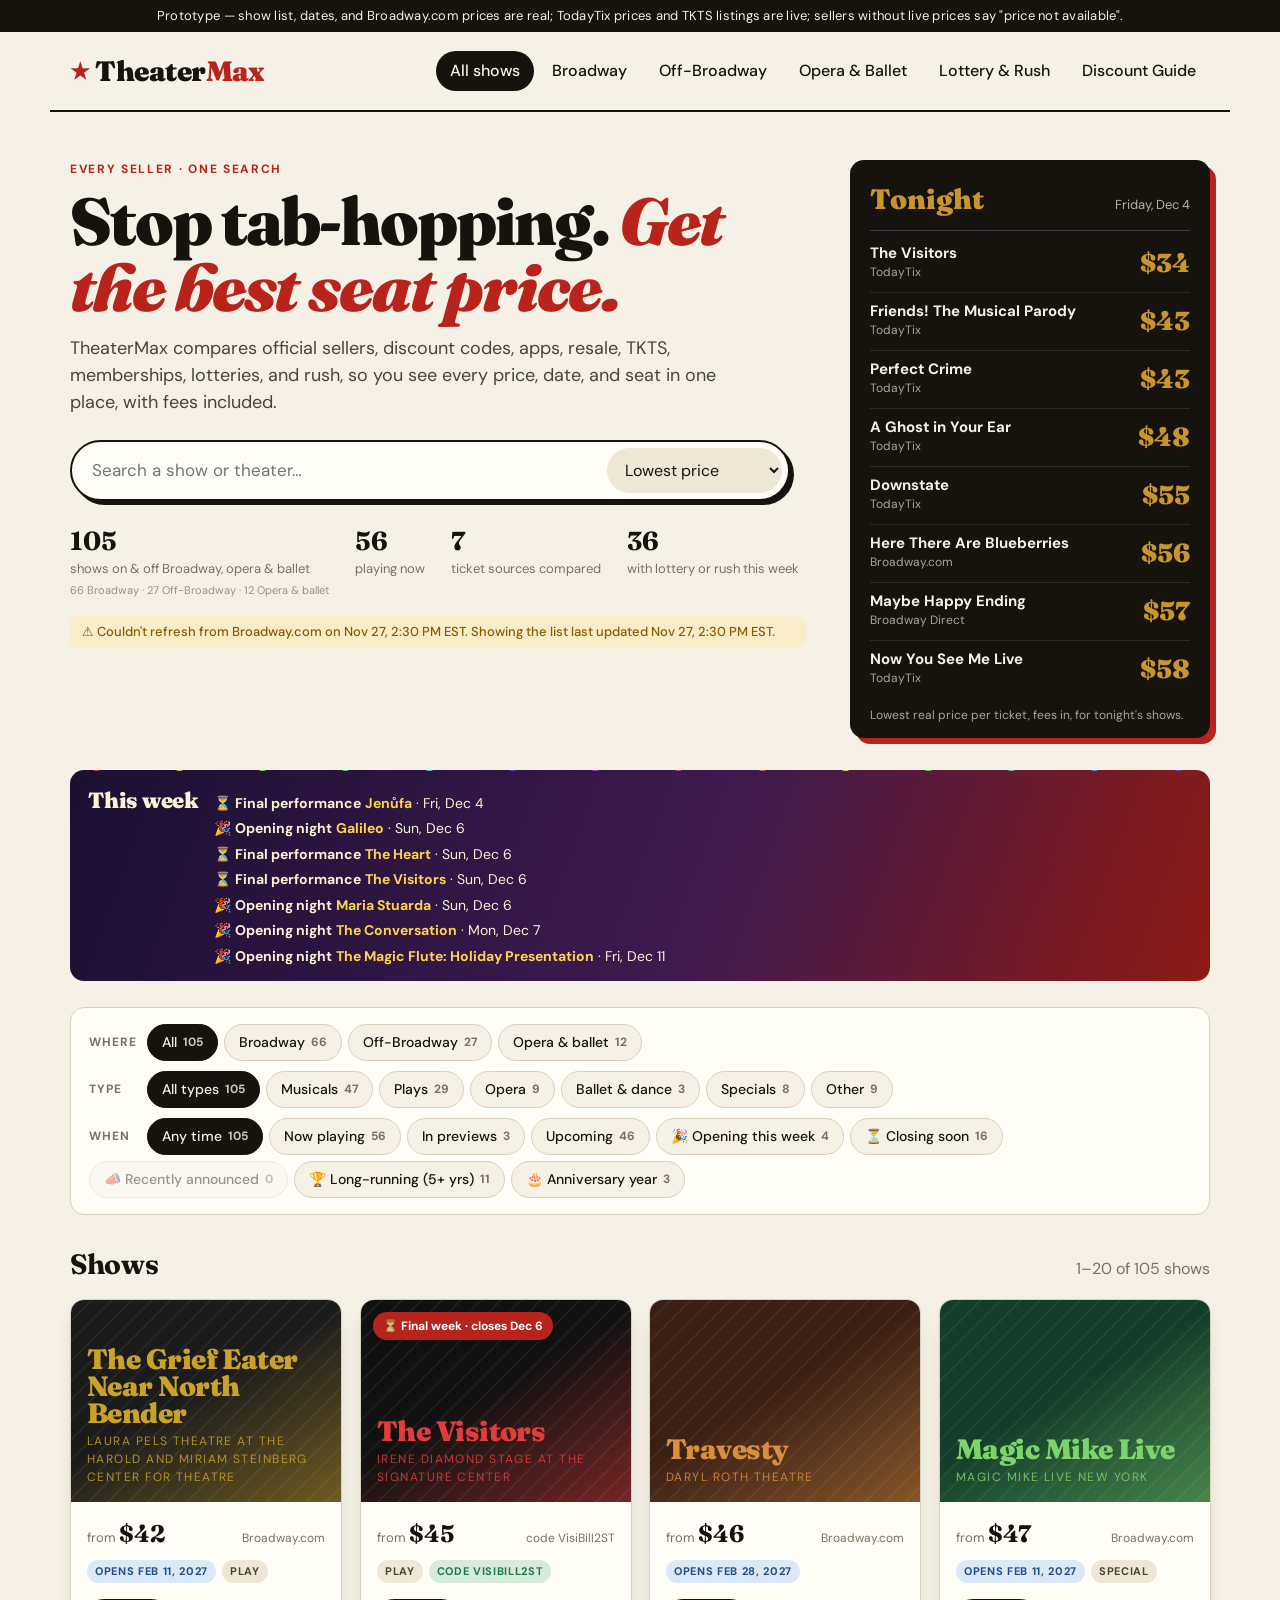
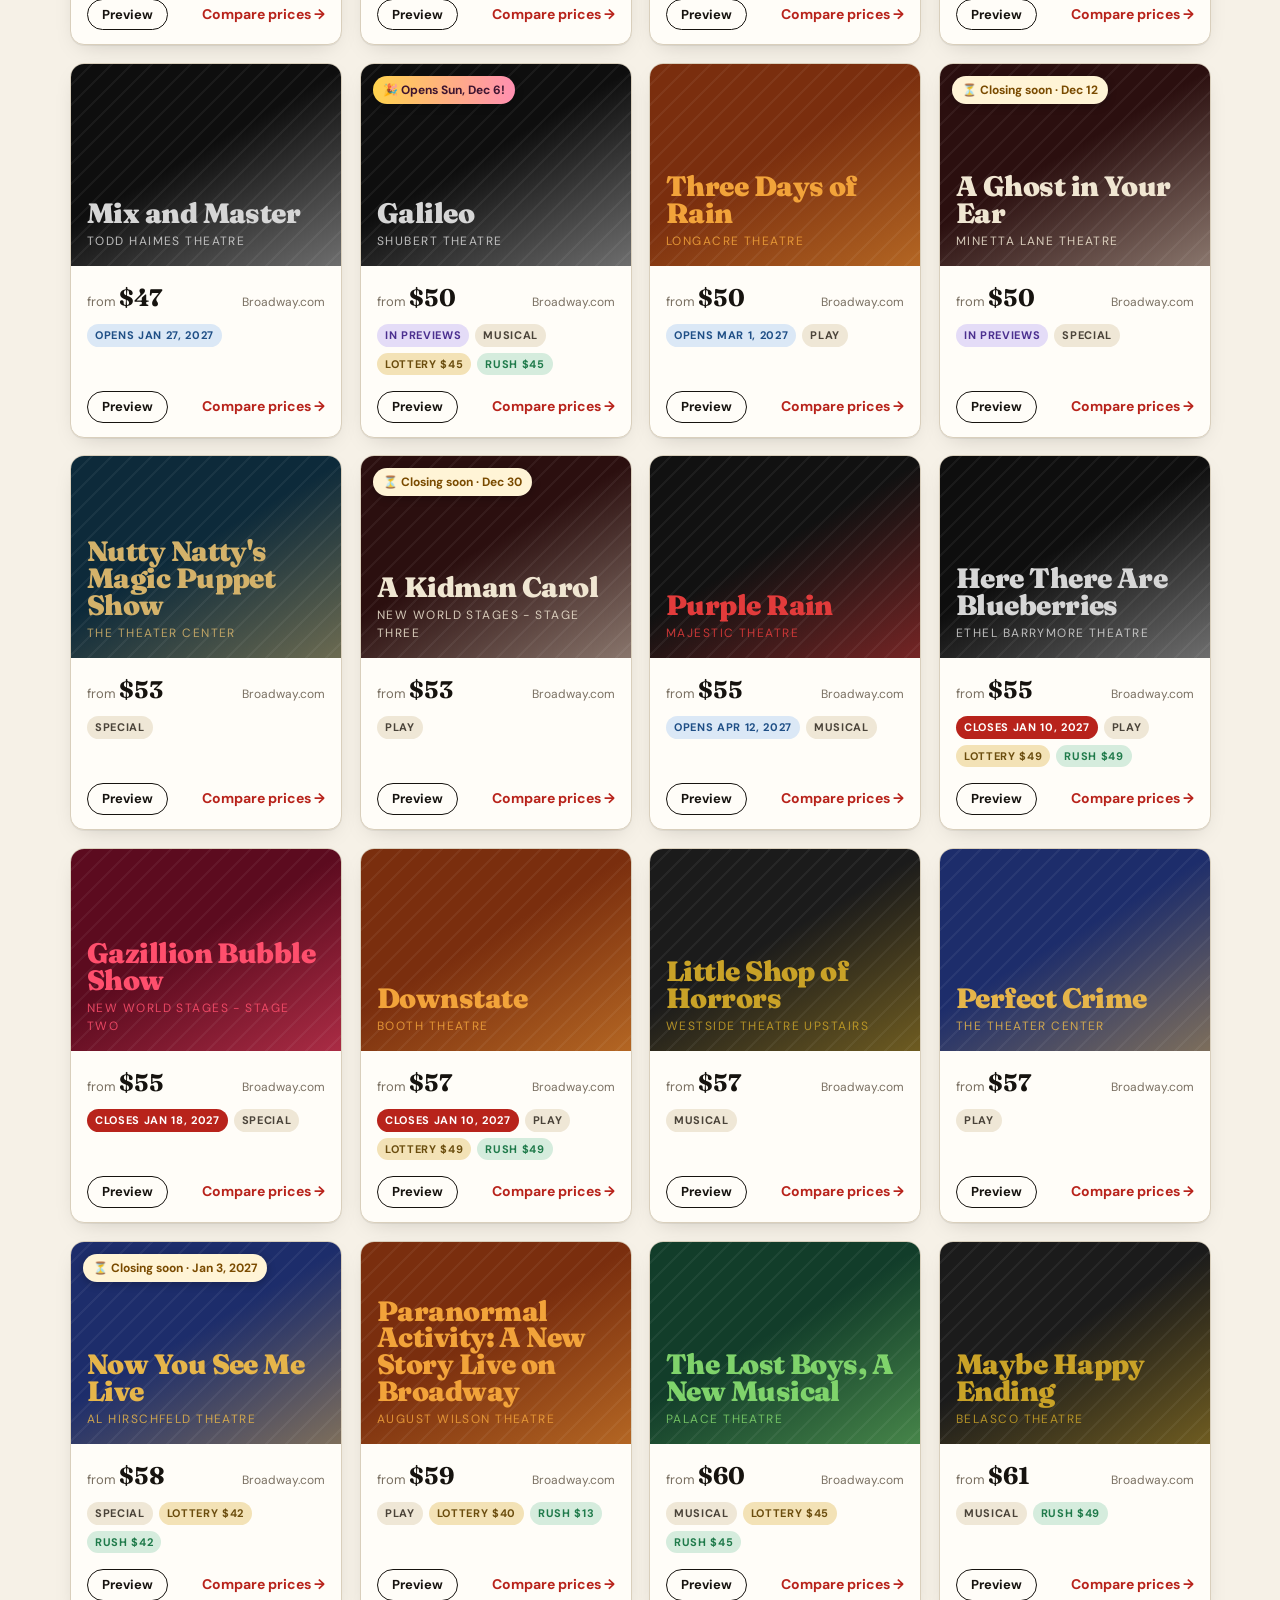
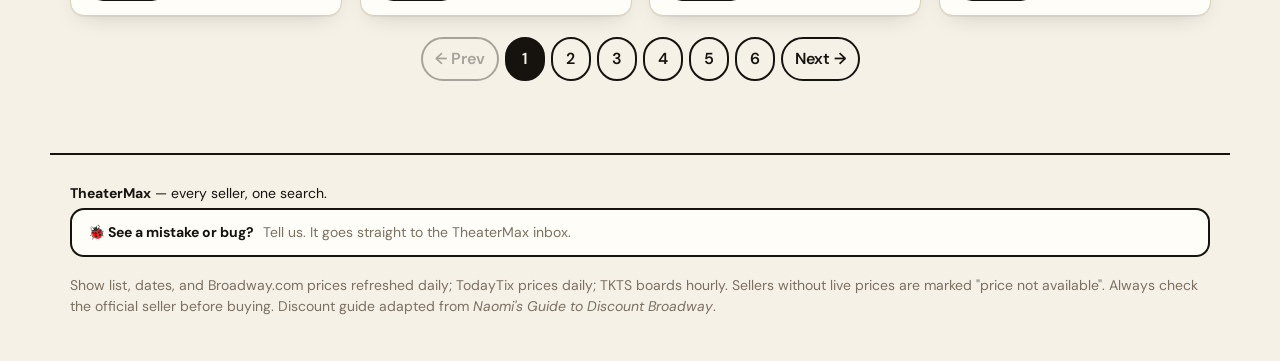
<file: index.html>
<!DOCTYPE html>
<html lang="en">
<head>
  <!-- Bump ?v= on the CSS/JS links when you change them, so browsers never mix old and new files. -->
  <meta charset="UTF-8" />
  <meta name="viewport" content="width=device-width, initial-scale=1" />
  <title>TheaterMax — Compare theater ticket prices</title>
  <meta name="description" content="TheaterMax compares theater ticket prices, dates, and seats across every seller, lottery, and rush in one place." />
  <link rel="preconnect" href="https://fonts.googleapis.com" />
  <link rel="preconnect" href="https://fonts.gstatic.com" crossorigin />
  <link href="https://fonts.googleapis.com/css2?family=Fraunces:opsz,wght@9..144,500;9..144,700;9..144,900&family=DM+Sans:wght@400;500;700&display=swap" rel="stylesheet" />
  <link rel="stylesheet" href="styles.css?v=20261121-1840" />
</head>
<body>
  <div class="demo-banner" role="note">
    Prototype — show list, dates, and Broadway.com prices are real; TodayTix prices and TKTS listings are live; sellers without live prices say "price not available".
  </div>

  <header class="site-header">
    <a class="logo" href="#home" aria-label="TheaterMax home">
      <span class="logo-mark" aria-hidden="true">★</span>Theater<span>Max</span>
    </a>
    <nav class="nav" aria-label="Main">
      <a href="#home" data-nav="home">All shows</a>
      <a href="#broadway" data-nav="broadway">Broadway</a>
      <a href="#off-broadway" data-nav="off">Off-Broadway</a>
      <a href="#opera-ballet" data-nav="arts">Opera &amp; Ballet</a>
      <a href="#lottery" data-nav="lottery">Lottery &amp; Rush</a>
      <a href="#guide" data-nav="guide">Discount Guide</a>
    </nav>
  </header>

  <main id="app" tabindex="-1"></main>
  <div id="modal-root" hidden></div>

  <footer class="site-footer">
    <p><strong>TheaterMax</strong> — every seller, one search.</p>
    <details class="report" id="report">
      <summary>🐞 See a mistake or bug? <span>Tell us. It goes straight to the TheaterMax inbox.</span></summary>
      <form id="report-form" novalidate>
        <div class="report-row">
          <label>What kind?
            <select name="kind"><option>Wrong info (price, date, code…)</option><option>Bug (something broken)</option><option>Missing show or deal</option><option>Suggestion</option></select>
          </label>
          <label>Your email <span class="muted">(optional, if you'd like a reply)</span>
            <input type="email" name="email" autocomplete="email" placeholder="you@example.com">
          </label>
        </div>
        <label>What did you notice?
          <textarea name="message" rows="4" required maxlength="3000" placeholder="e.g. The Fantasticks shows Monday as dark, but opening night is Monday."></textarea>
        </label>
        <input type="text" name="_honey" class="hp" tabindex="-1" autocomplete="off" aria-hidden="true">
        <div class="report-actions"><button class="btn" type="submit">Send report</button><span class="report-status" role="status" aria-live="polite"></span></div>
        <p class="muted report-fine">We'll also send the page you're on so we can find the problem. Nothing else is collected.</p>
      </form>
    </details>
    <p class="muted">Show list, dates, and Broadway.com prices refreshed daily; TodayTix prices daily; TKTS boards hourly. Sellers without live prices are marked "price not available". Always check the official seller before buying. Discount guide adapted from <em>Naomi's Guide to Discount Broadway</em>.</p>
  </footer>

  <script src="data/config.js?v=20261121-1840"></script>
  <script src="data/sources.js?v=20261121-1840"></script>
  <script src="data/live-shows.js?v=20261121-1840"></script>
  <script src="data/shows.js?v=20261121-1840"></script>
  <script src="data/schedules.js?v=20261121-1840"></script>
  <script src="data/tkts.js?v=20261121-1840"></script>
  <script src="data/todaytix.js?v=20261121-1840"></script>
  <script src="data/broadwaydirect.js?v=20261121-1840"></script>
  <script src="data/castnews.js?v=20261121-1840"></script>
  <script src="data/tdf.js?v=20261121-1840"></script>
  <script src="data/showscore.js?v=20261121-1840"></script>
  <script src="data/previews.js?v=20261121-1840"></script>
  <script src="data/live-prices.js?v=20261121-1840"></script>
  <script src="data/seatviews.js?v=20261121-1840"></script>
  <script src="data/codes.js?v=20261121-1840"></script>
  <script src="data/rush.js?v=20261121-1840"></script>
  <script src="data/announced.js?v=20261121-1840"></script>
  <script src="data/extra-shows.js?v=20261121-1840"></script>
  <script src="data/programs.js?v=20261121-1840"></script>
  <script src="data/schedule.js?v=20261121-1840"></script>
  <script src="app.js?v=20261121-1840"></script>
</body>
</html>
</file>
<file: styles.css>
:root {
  --paper: #f6f1e7;
  --paper-2: #efe7d6;
  --ink: #16130f;
  --ink-2: #4a4339;
  --muted: #7a7062;
  --line: #d9cfbc;
  --red: #b8231b;
  --red-dark: #8f1a14;
  --gold: #c9962b;
  --green: #1f7a4a;
  --card: #fffdf8;
  --radius: 14px;
  --shadow: 0 1px 0 rgba(22, 19, 15, .06), 0 8px 24px -12px rgba(22, 19, 15, .25);
  --display: "Fraunces", Georgia, serif;
  --body: "DM Sans", system-ui, -apple-system, sans-serif;
}

* { box-sizing: border-box; }
html { scroll-behavior: smooth; }
body {
  margin: 0;
  background: var(--paper);
  color: var(--ink);
  font: 16px/1.5 var(--body);
  -webkit-font-smoothing: antialiased;
}
a { color: inherit; }
button, input, select { font: inherit; color: inherit; }
main { max-width: 1180px; margin: 0 auto; padding: 0 20px 64px; outline: none; }
.muted { color: var(--muted); }

/* ---------- chrome ---------- */
.demo-banner {
  background: var(--ink); color: var(--paper);
  text-align: center; font-size: 13px; padding: 6px 12px; letter-spacing: .02em;
}
.site-header {
  max-width: 1180px; margin: 0 auto; padding: 18px 20px;
  display: flex; align-items: center; justify-content: space-between; gap: 16px; flex-wrap: wrap;
  border-bottom: 2px solid var(--ink);
}
.logo {
  font-family: var(--display); font-weight: 900; font-size: 28px; text-decoration: none; letter-spacing: -.02em;
}
.logo span { color: var(--red); }
.logo-mark { color: var(--gold); margin-right: 6px; font-size: 22px; vertical-align: 2px; }
.nav { display: flex; gap: 4px; flex-wrap: wrap; }
.nav a {
  text-decoration: none; font-weight: 500; padding: 8px 14px; border-radius: 999px;
}
.nav a:hover { background: var(--paper-2); }
.nav a.active { background: var(--ink); color: var(--paper); }
.site-footer {
  border-top: 2px solid var(--ink); max-width: 1180px; margin: 0 auto; padding: 24px 20px 40px; font-size: 14px;
}
.site-footer p { margin: 4px 0; }

/* ---------- hero ---------- */
.hero { padding: 48px 0 28px; }
.eyebrow { text-transform: uppercase; letter-spacing: .14em; font-size: 12px; font-weight: 700; color: var(--red); margin: 0 0 10px; }
.hero h1 {
  font-family: var(--display); font-weight: 900; font-size: clamp(36px, 6vw, 68px); line-height: 1; margin: 0 0 14px; letter-spacing: -.03em; max-width: 14ch;
}
.hero h1 em { font-style: italic; color: var(--red); }
.hero p.lede { font-size: 18px; color: var(--ink-2); max-width: 56ch; margin: 0 0 24px; }
.search-bar {
  display: flex; gap: 10px; flex-wrap: wrap; background: var(--card); border: 2px solid var(--ink);
  border-radius: 999px; padding: 6px 6px 6px 20px; max-width: 720px; box-shadow: 4px 4px 0 var(--ink);
}
.search-bar input { flex: 1 1 220px; border: 0; background: transparent; padding: 10px 0; outline: none; font-size: 17px; }
.search-bar select { border: 0; background: var(--paper-2); border-radius: 999px; padding: 10px 14px; cursor: pointer; }
.stats { display: flex; gap: 28px; margin-top: 26px; flex-wrap: wrap; }
.stat strong { font-family: var(--display); font-size: 28px; display: block; line-height: 1.1; }
.stat span { font-size: 13px; color: var(--muted); }

/* ---------- show grid ---------- */
.section-head { display: flex; align-items: baseline; justify-content: space-between; gap: 12px; margin: 28px 0 14px; flex-wrap: wrap; }
.section-head h2 { font-family: var(--display); font-size: 28px; margin: 0; letter-spacing: -.01em; }
.grid { display: grid; grid-template-columns: repeat(auto-fill, minmax(230px, 1fr)); gap: 18px; }
.show-card {
  background: var(--card); border-radius: var(--radius); overflow: hidden; box-shadow: var(--shadow);
  display: flex; flex-direction: column; border: 1px solid var(--line);
  transition: transform .15s ease, box-shadow .15s ease;
}
.show-card:hover { transform: translateY(-3px); box-shadow: 0 14px 30px -14px rgba(22,19,15,.45); }
.poster {
  aspect-ratio: 4 / 3; padding: 16px; display: flex; flex-direction: column; justify-content: flex-end;
  position: relative; overflow: hidden;
}
.poster::before {
  content: ""; position: absolute; inset: 0;
  background: repeating-linear-gradient(135deg, rgba(255,255,255,.05) 0 2px, transparent 2px 14px);
}
.poster .p-title { font-family: var(--display); font-weight: 900; font-size: 28px; line-height: .95; position: relative; letter-spacing: -.02em; }
.poster .p-theater { font-size: 12px; text-transform: uppercase; letter-spacing: .12em; opacity: .85; position: relative; margin-top: 6px; }
.show-card .body { padding: 14px 16px 16px; display: flex; flex-direction: column; gap: 8px; flex: 1; }
.price-line { display: flex; align-items: baseline; justify-content: space-between; gap: 8px; }
.from { font-size: 13px; color: var(--muted); }
.from strong { font-family: var(--display); font-size: 24px; color: var(--ink); }
.badges { display: flex; gap: 6px; flex-wrap: wrap; }
.badge {
  font-size: 11px; font-weight: 700; text-transform: uppercase; letter-spacing: .06em;
  padding: 3px 8px; border-radius: 999px; background: var(--paper-2); color: var(--ink-2);
}
.badge.red { background: var(--red); color: #fff; }
.badge.gold { background: #f3e2b6; color: #6b4d0e; }
.badge.green { background: #d5ecdd; color: var(--green); }
.empty { padding: 40px; text-align: center; color: var(--muted); border: 2px dashed var(--line); border-radius: var(--radius); }

/* ---------- detail ---------- */
.back { display: inline-block; margin: 22px 0 6px; text-decoration: none; font-weight: 500; color: var(--ink-2); }
.back:hover { color: var(--red); }
.detail-hero {
  border-radius: var(--radius); padding: 28px; display: grid; grid-template-columns: 1fr auto; gap: 20px; align-items: end;
  position: relative; overflow: hidden; margin-bottom: 22px;
}
.detail-hero h1 { font-family: var(--display); font-weight: 900; font-size: clamp(34px, 5vw, 56px); margin: 0; line-height: 1; letter-spacing: -.03em; position: relative; }
.detail-hero .meta { position: relative; opacity: .9; margin-top: 8px; }
.detail-hero .cheapest { position: relative; text-align: right; }
.detail-hero .cheapest strong { font-family: var(--display); font-size: 40px; display: block; line-height: 1; }

.panel { background: var(--card); border: 1px solid var(--line); border-radius: var(--radius); padding: 18px; box-shadow: var(--shadow); }
.panel h3 { margin: 0 0 12px; font-size: 13px; text-transform: uppercase; letter-spacing: .1em; color: var(--muted); }
.date-strip { display: flex; gap: 8px; overflow-x: auto; padding-bottom: 6px; scrollbar-width: thin; }
.date-chip {
  flex: 0 0 auto; min-width: 74px; border: 1.5px solid var(--line); background: var(--paper); border-radius: 12px;
  padding: 8px 10px; text-align: center; cursor: pointer; line-height: 1.2;
}
.date-chip:hover { border-color: var(--ink); }
.date-chip .dow { font-size: 11px; text-transform: uppercase; letter-spacing: .1em; color: var(--muted); }
.date-chip .day { font-family: var(--display); font-size: 22px; font-weight: 700; }
.date-chip .lo { font-size: 12px; font-weight: 700; color: var(--green); }
.date-chip.cheapest-day .lo::after { content: " ★"; color: var(--gold); }
.date-chip.alert-hit { box-shadow: inset 0 0 0 2px var(--gold); }
.date-chip.active { background: var(--ink); color: var(--paper); border-color: var(--ink); }
.date-chip.active .dow, .date-chip.active .lo { color: var(--paper); }
.date-chip.dark { opacity: .45; cursor: not-allowed; }
.time-row { display: flex; gap: 8px; margin-top: 12px; flex-wrap: wrap; }
.pill {
  border: 1.5px solid var(--line); background: var(--paper); padding: 7px 14px; border-radius: 999px; cursor: pointer; font-weight: 500; font-size: 14px;
}
.pill:hover { border-color: var(--ink); }
.pill.active { background: var(--ink); color: var(--paper); border-color: var(--ink); }

.layout { display: grid; grid-template-columns: 340px 1fr; gap: 20px; margin-top: 20px; align-items: start; }
.sidebar { display: flex; flex-direction: column; gap: 16px; position: sticky; top: 16px; }
.filter-group { display: flex; flex-direction: column; gap: 8px; margin-bottom: 14px; }
.filter-group:last-child { margin-bottom: 0; }
.filter-group label.lbl { font-size: 13px; font-weight: 700; }
.chip-row { display: flex; gap: 6px; flex-wrap: wrap; }
.toggle { display: flex; align-items: center; gap: 10px; cursor: pointer; font-size: 14px; }
.toggle input { width: 18px; height: 18px; accent-color: var(--red); }
.qty { display: flex; align-items: center; gap: 0; border: 1.5px solid var(--line); border-radius: 999px; width: max-content; overflow: hidden; }
.qty button { border: 0; background: var(--paper-2); width: 36px; height: 34px; cursor: pointer; font-size: 18px; }
.qty span { min-width: 40px; text-align: center; font-weight: 700; }

.seatmap svg { width: 100%; height: auto; display: block; }
.seatmap .sec { cursor: pointer; transition: opacity .15s; }
.seatmap .sec:hover { opacity: .85; }
.seatmap .sec text { pointer-events: none; }
.legend { font-size: 12px; color: var(--muted); margin-top: 8px; }

.alert-box input {
  width: 100%; border: 1.5px solid var(--line); border-radius: 10px; padding: 9px 12px; background: var(--paper);
}
.alert-box .row { display: flex; gap: 8px; }
.alert-box .row input { flex: 1; }
.btn {
  border: 0; background: var(--red); color: #fff; font-weight: 700; padding: 9px 16px; border-radius: 10px; cursor: pointer; white-space: nowrap; text-decoration: none; display: inline-block;
}
.btn:hover { background: var(--red-dark); }
.btn.ghost { background: transparent; color: var(--ink); border: 1.5px solid var(--ink); }
.btn.ghost:hover { background: var(--ink); color: var(--paper); }
.alert-msg { font-size: 13px; margin-top: 8px; color: var(--ink-2); }

/* ---------- offers ---------- */
.offers-head { display: flex; justify-content: space-between; align-items: center; gap: 12px; margin-bottom: 12px; flex-wrap: wrap; }
.offers-head h2 { font-family: var(--display); margin: 0; font-size: 26px; }
.offers-head select { border: 1.5px solid var(--line); background: var(--card); border-radius: 10px; padding: 8px 12px; }
.offer {
  display: grid; grid-template-columns: 1.4fr 1fr auto; gap: 16px; align-items: center;
  background: var(--card); border: 1px solid var(--line); border-radius: var(--radius); padding: 16px 18px; margin-bottom: 10px;
  position: relative;
}
.offer.best { border: 2px solid var(--ink); box-shadow: 4px 4px 0 var(--ink); }
.offer .seller { font-weight: 700; font-size: 17px; display: flex; align-items: center; gap: 8px; flex-wrap: wrap; }
.offer .kind { font-size: 13px; color: var(--muted); }
.offer .seat { font-size: 14px; }
.offer .seat b { display: block; }
.offer .price { text-align: right; }
.offer .price .total { font-family: var(--display); font-size: 28px; font-weight: 700; line-height: 1; }
.offer .price .breakdown { font-size: 12px; color: var(--muted); }
.offer .price .save { font-size: 12px; font-weight: 700; color: var(--green); }
.offer .actions { margin-top: 8px; }
.offer .note { font-size: 12px; color: var(--red-dark); margin-top: 4px; }

/* ---------- tables ---------- */
.table-wrap { overflow-x: auto; background: var(--card); border: 1px solid var(--line); border-radius: var(--radius); box-shadow: var(--shadow); }
table { width: 100%; border-collapse: collapse; font-size: 15px; }
th, td { padding: 12px 16px; text-align: left; border-bottom: 1px solid var(--line); vertical-align: top; }
th { font-size: 12px; text-transform: uppercase; letter-spacing: .08em; color: var(--muted); background: var(--paper-2); }
tr:last-child td { border-bottom: 0; }
td.show-name a { font-weight: 700; text-decoration: none; }
td.show-name a:hover { color: var(--red); }
td .big { font-family: var(--display); font-size: 20px; font-weight: 700; }

/* ---------- guide ---------- */
.guide-grid { display: grid; grid-template-columns: repeat(auto-fill, minmax(320px, 1fr)); gap: 18px; }
.source-card { background: var(--card); border: 1px solid var(--line); border-radius: var(--radius); padding: 20px; box-shadow: var(--shadow); display: flex; flex-direction: column; gap: 10px; }
.source-card .num { font-family: var(--display); font-weight: 900; color: var(--red); font-size: 14px; }
.source-card h3 { font-family: var(--display); font-size: 24px; margin: 0; line-height: 1.1; }
.source-card .sub { font-size: 13px; color: var(--muted); margin-top: -6px; }
.source-card h4 { margin: 6px 0 2px; font-size: 12px; text-transform: uppercase; letter-spacing: .1em; color: var(--ink-2); }
.source-card ul { margin: 0; padding-left: 18px; font-size: 14px; }
.source-card li { margin: 3px 0; }
.source-card .links { display: flex; gap: 6px; flex-wrap: wrap; }
.source-card .links a { font-size: 13px; font-weight: 500; padding: 4px 10px; border: 1.5px solid var(--ink); border-radius: 999px; text-decoration: none; }
.source-card .links a:hover { background: var(--ink); color: var(--paper); }
.source-card .discount { display: inline-block; font-weight: 700; background: #f3e2b6; color: #6b4d0e; padding: 2px 10px; border-radius: 999px; font-size: 13px; width: max-content; }

/* ---------- responsive ---------- */
@media (max-width: 900px) {
  .layout { grid-template-columns: 1fr; }
  .sidebar { position: static; }
  .detail-hero { grid-template-columns: 1fr; }
  .detail-hero .cheapest { text-align: left; }
}
@media (max-width: 600px) {
  .offer { grid-template-columns: 1fr; }
  .offer .price { text-align: left; }
  .search-bar { border-radius: 18px; padding: 10px; }
  .search-bar select { flex: 1; }
}
.detail-hero::before {
  content: ""; position: absolute; inset: 0;
  background: repeating-linear-gradient(135deg, rgba(255,255,255,.05) 0 2px, transparent 2px 14px);
}
.two-col { display: grid; grid-template-columns: 1fr 1fr; gap: 20px; margin-top: 20px; }
.two-col ul { margin: 0; padding-left: 18px; }
@media (max-width: 700px) { .two-col { grid-template-columns: 1fr; } }
.updated { font-size: 13px; color: var(--green); margin: 18px 0 0; font-weight: 500; }
.updated.stale { color: #8a5a00; background: #f8ecc9; display: inline-block; padding: 6px 12px; border-radius: 8px; }
.show-card.soon .poster { filter: saturate(.4); }
.seatview { display: block; margin-top: 4px; font-size: 13px; font-weight: 500; color: var(--red); text-decoration: none; }
.seatview:hover { text-decoration: underline; }
.seatview-btn { display: block; text-align: center; margin-top: 12px; }

/* ---------- card actions ---------- */
.card-link { text-decoration: none; display: flex; flex-direction: column; flex: 1; }
.card-actions { display: flex; justify-content: space-between; align-items: center; gap: 8px; padding: 0 16px 14px; }
.card-actions a { font-size: 14px; font-weight: 700; text-decoration: none; color: var(--red); }
.card-actions a:hover { text-decoration: underline; }
.preview-btn {
  border: 1.5px solid var(--ink); background: transparent; border-radius: 999px; padding: 5px 14px;
  font-size: 13px; font-weight: 700; cursor: pointer;
}
.preview-btn:hover { background: var(--ink); color: var(--paper); }
.preview-btn.on-dark { position: relative; border-color: currentColor; color: inherit; align-self: end; justify-self: start; grid-column: 1; }
.preview-btn.on-dark:hover { background: rgba(255,255,255,.15); color: inherit; }

/* ---------- preview modal ---------- */
body.modal-open { overflow: hidden; }
#modal-root { position: fixed; inset: 0; z-index: 50; display: grid; place-items: center; padding: 16px; }
#modal-root[hidden] { display: none; }
.modal-backdrop { position: absolute; inset: 0; background: rgba(22, 19, 15, .6); }
.modal {
  position: relative; background: var(--card); border-radius: 18px; width: min(560px, 100%); max-height: calc(100vh - 32px);
  overflow: auto; box-shadow: 0 30px 60px -20px rgba(0,0,0,.5);
}
.modal-head { padding: 26px 24px 20px; position: relative; overflow: hidden; }
.modal-head::before { content: ""; position: absolute; inset: 0; background: repeating-linear-gradient(135deg, rgba(255,255,255,.05) 0 2px, transparent 2px 14px); }
.modal-head h2 { font-family: var(--display); font-weight: 900; font-size: 34px; line-height: 1; margin: 0 40px 8px 0; position: relative; letter-spacing: -.02em; }
.modal-head .meta { position: relative; opacity: .9; font-size: 14px; }
.modal-x { position: absolute; top: 12px; right: 12px; z-index: 1; width: 36px; height: 36px; border-radius: 50%; border: 0; background: rgba(0,0,0,.35); color: #fff; font-size: 22px; line-height: 1; cursor: pointer; }
.modal-x:hover { background: rgba(0,0,0,.6); }
.modal-body { padding: 20px 24px 8px; }
.pv-blurb { font-size: 17px; margin: 0 0 18px; }
.pv-facts { display: grid; grid-template-columns: repeat(3, 1fr); gap: 10px; margin-bottom: 18px; }
.pv-facts div { background: var(--paper); border: 1px solid var(--line); border-radius: 12px; padding: 10px 12px; display: flex; flex-direction: column; }
.pv-facts span { font-size: 11px; text-transform: uppercase; letter-spacing: .08em; color: var(--muted); font-weight: 700; }
.pv-facts strong { font-family: var(--display); font-size: 24px; line-height: 1.2; }
.pv-facts em { font-style: normal; font-size: 12px; color: var(--muted); }
.pv-critics { border-top: 1px solid var(--line); padding-top: 16px; margin-bottom: 14px; }
.pv-critics h3 { margin: 0 0 10px; font-size: 13px; text-transform: uppercase; letter-spacing: .1em; color: var(--muted); }
.pv-critics p { margin: 10px 0; }
.pv-critics a, .pv-links a { font-weight: 700; color: var(--red); text-decoration: none; font-size: 14px; }
.pv-critics a:hover, .pv-links a:hover { text-decoration: underline; }
.verdict-bar { display: flex; height: 12px; border-radius: 999px; overflow: hidden; background: var(--paper-2); gap: 2px; }
.verdict-legend { display: flex; gap: 14px; font-size: 13px; margin-top: 8px; flex-wrap: wrap; }
.verdict-legend i { display: inline-block; width: 10px; height: 10px; border-radius: 3px; margin-right: 5px; vertical-align: -1px; }
.pos { background: #2f8a57; } .mix { background: #d9a441; } .neg { background: #b8231b; }
.pv-links { display: flex; flex-direction: column; gap: 8px; border-top: 1px solid var(--line); padding-top: 14px; }
.modal-foot { display: flex; gap: 10px; padding: 16px 24px 22px; }
@media (max-width: 520px) { .pv-facts { grid-template-columns: 1fr 1fr; } .modal-head h2 { font-size: 28px; } }

/* ---------- filters ---------- */
.filters { display: flex; flex-direction: column; gap: 10px; margin: 26px 0 4px; padding: 16px 18px; background: var(--card); border: 1px solid var(--line); border-radius: var(--radius); }
.filter-row { display: flex; align-items: center; gap: 6px; flex-wrap: wrap; }
.filter-label { width: 52px; font-size: 12px; font-weight: 700; text-transform: uppercase; letter-spacing: .08em; color: var(--muted); }
.filter-row .pill { text-decoration: none; display: inline-flex; align-items: center; gap: 6px; }
.filter-row .pill .n { font-size: 12px; font-weight: 700; color: var(--muted); }
.filter-row .pill.active .n { color: #cfc6b6; }
.filter-row .pill.empty-pill { opacity: .45; }
.clear-filters { align-self: flex-start; font-size: 13px; font-weight: 700; color: var(--red); text-decoration: none; }
.clear-filters:hover { text-decoration: underline; }
.badge.st-previews { background: #e4dcf7; color: #4b2f8f; }
.badge.st-upcoming { background: #dbe8f6; color: #1f4f86; }
.pv-status { position: relative; display: flex; gap: 10px; align-items: center; flex-wrap: wrap; margin-top: 10px; font-size: 13px; }
.pv-status span:not(.badge) { opacity: .9; }
@media (max-width: 600px) { .filter-label { width: 100%; } }

/* ---------- closing soon ---------- */
.ribbon {
  position: absolute; top: 12px; left: 12px; z-index: 1; background: #fff4d6; color: #7a4b00;
  font-size: 12px; font-weight: 700; padding: 5px 10px; border-radius: 999px; box-shadow: 0 2px 8px rgba(0,0,0,.25);
}
.ribbon.urgent { background: var(--red); color: #fff; }
.closing-note { background: #fff4d6; color: #6b4300; border: 1px solid #f0d89a; border-radius: 12px; padding: 10px 14px; font-size: 14px; font-weight: 500; margin-bottom: 16px; }
.closing-note.urgent { background: #fde8e6; color: var(--red-dark); border-color: #f3b9b3; }
.closing-note.big { font-size: 16px; padding: 14px 18px; margin: -6px 0 20px; }
.closing-note a { color: inherit; font-weight: 700; margin-left: 6px; }

/* ---------- opening night ---------- */
.ribbon.opening { background: linear-gradient(90deg, #ffd34d, #ff8fb1); color: #3d1430; }
.opening-note {
  position: relative; overflow: hidden; border-radius: 12px; padding: 12px 16px; margin-bottom: 16px; font-size: 14px; font-weight: 500;
  color: #3d1430; background: linear-gradient(110deg, #fff1b8 0%, #ffd6e4 55%, #e3dcff 100%); border: 1px solid #f3c6d6;
}
.opening-note.big { font-size: 16px; padding: 18px 20px; margin: -6px 0 20px; }
.opening-note.big b { font-family: var(--display); font-size: 22px; }
.opening-note.tonight { background: linear-gradient(110deg, #1b1033, #5a1a4f 60%, #b8231b); color: #fff3d6; border-color: transparent; }
.on-text { position: relative; z-index: 1; }
.confetti { position: absolute; inset: 0; pointer-events: none; }
.confetti i {
  position: absolute; top: -10px; width: 7px; height: 11px; border-radius: 2px; opacity: .85;
  left: calc(var(--i) * 7.3% + 2%);
  background: hsl(calc(var(--i) * 47), 85%, 60%);
  animation: fall calc(2.6s + var(--i) * .13s) linear calc(var(--i) * -.37s) infinite;
}
@keyframes fall { to { transform: translateY(150px) rotate(540deg); } }
@media (prefers-reduced-motion: reduce) { .confetti i { animation: none; top: calc(var(--i) * 6%); } }
.date-chip.opening-day { box-shadow: inset 0 0 0 2px #ff8fb1; }
.date-chip.opening-day .dow::after { content: " 🎉"; }

/* ---------- live prices ---------- */
.badge.live { background: #d5ecdd; color: var(--green); }
.badge.sample { background: var(--paper-2); color: var(--muted); font-weight: 600; }
.live-note { font-size: 13px; color: var(--green); font-weight: 500; margin: -4px 0 8px; }
.sample-note { font-size: 13px; color: #8a5a00; background: #f8ecc9; padding: 8px 12px; border-radius: 8px; margin: -4px 0 10px; }

.level-links { display: flex; flex-direction: column; gap: 6px; margin-top: 12px; }
.level-links .btn { text-align: left; font-size: 14px; padding: 8px 12px; }
.level-links .lvl-note { font-weight: 500; opacity: .7; }
.all-views { display: inline-block; margin-top: 8px; font-size: 13px; font-weight: 700; color: var(--red); text-decoration: none; }
.all-views:hover { text-decoration: underline; }

/* ---------- codes & seller tabs ---------- */
.code-box { display: inline-flex; align-items: center; gap: 8px; margin: 8px 0 2px; padding: 5px 6px 5px 10px; border: 1.5px dashed var(--green); border-radius: 10px; background: #f0f8f3; }
.code-label { font-size: 11px; font-weight: 700; text-transform: uppercase; letter-spacing: .08em; color: var(--green); }
.code-box code { font: 700 16px/1 ui-monospace, SFMono-Regular, Menlo, monospace; letter-spacing: .04em; }
.copy-btn { border: 0; background: var(--green); color: #fff; font-weight: 700; font-size: 12px; padding: 5px 10px; border-radius: 7px; cursor: pointer; }
.copy-btn:hover { filter: brightness(1.1); }
.group-tabs { display: flex; gap: 6px; flex-wrap: wrap; margin-bottom: 10px; }
.group-tabs .pill .n { font-size: 12px; font-weight: 700; color: var(--muted); }
.group-tabs .pill.active .n { color: #cfc6b6; }
.code-hint { font-size: 13px; color: var(--ink-2); background: var(--paper-2); padding: 8px 12px; border-radius: 8px; margin: 0 0 10px; }
.code-hint a { font-weight: 700; color: var(--red); }

/* ---------- transitions ---------- */
:root { --ease-out: cubic-bezier(.22, .9, .32, 1); }
main { view-transition-name: page; }

/* Page changes (browsers with View Transitions) */
::view-transition-old(page) { animation: page-out .18s ease-in both; }
::view-transition-new(page) { animation: page-in .42s var(--ease-out) both; }
::view-transition-old(root), ::view-transition-new(root) { animation: none; } /* header & footer stay put */
@keyframes page-out { to { opacity: 0; transform: translateY(-6px); } }
@keyframes page-in  { from { opacity: 0; transform: translateY(12px); } }

/* Fallback for other browsers */
#app { transition: opacity .16s ease, transform .16s ease; }
#app.page-leave { opacity: 0; transform: translateY(-6px); }
#app.page-enter { animation: page-in .42s var(--ease-out) both; }

/* Cards float in one after another */
.grid-in .show-card { animation: card-in .5s var(--ease-out) both; animation-delay: calc(var(--i, 0) * 35ms); }
@keyframes card-in { from { opacity: 0; transform: translateY(14px) scale(.985); } }
.show-card { transition: transform .25s var(--ease-out), box-shadow .25s var(--ease-out); }
.show-card:hover { transform: translateY(-4px); }

/* Offer rows ease in */
.offer { animation: row-in .35s var(--ease-out) both; animation-delay: calc(var(--i, 0) * 25ms); }
@keyframes row-in { from { opacity: 0; transform: translateY(6px); } }

/* Preview window: fade + scale in and out */
#modal-root .modal-backdrop { animation: fade-in .22s ease both; }
#modal-root .modal { animation: modal-in .32s var(--ease-out) both; }
#modal-root.closing .modal-backdrop { animation: fade-out .18s ease both; }
#modal-root.closing .modal { animation: modal-out .18s ease-in both; }
@keyframes fade-in { from { opacity: 0; } }
@keyframes fade-out { to { opacity: 0; } }
@keyframes modal-in { from { opacity: 0; transform: translateY(14px) scale(.97); } }
@keyframes modal-out { to { opacity: 0; transform: translateY(8px) scale(.98); } }

/* Softer hover/press feedback on buttons, pills and links */
.btn, .pill, .preview-btn, .date-chip, .nav a, .copy-btn { transition: background-color .2s ease, color .2s ease, border-color .2s ease, transform .15s ease, box-shadow .2s ease; }
.btn:active, .pill:active, .preview-btn:active, .date-chip:active, .copy-btn:active { transform: scale(.97); }

@media (prefers-reduced-motion: reduce) {
  *, *::before, *::after, ::view-transition-old(page), ::view-transition-new(page) { animation: none !important; transition: none !important; }
}

/* ---------- lottery page ---------- */
.lot-table td { vertical-align: top; }
.deal { display: flex; align-items: baseline; gap: 8px; text-decoration: none; padding: 3px 0; }
.deal b { font-family: var(--display); font-size: 19px; min-width: 52px; }
.deal span { font-size: 13px; color: var(--ink-2); }
.deal:hover span { color: var(--red); text-decoration: underline; }
.run-notes { display: flex; flex-wrap: wrap; gap: 6px; margin-top: 6px; }
.run-notes span { font-size: 12px; font-weight: 700; background: #fff4d6; color: #6b4300; padding: 2px 8px; border-radius: 999px; }
.nodata { display: grid; grid-template-columns: repeat(auto-fit, minmax(300px, 1fr)); gap: 18px; margin-bottom: 8px; }
.nodata-group { background: var(--card); border: 1px solid var(--line); border-radius: var(--radius); padding: 16px 18px; }
.nodata-group h3 { margin: 0 0 10px; font-family: var(--display); font-size: 22px; }
.nodata-list { list-style: none; margin: 0; padding: 0; }
.nodata-list li { padding: 8px 0; border-bottom: 1px solid var(--line); }
.nodata-list li:last-child { border-bottom: 0; }
.nodata-list a { font-weight: 700; text-decoration: none; margin-right: 6px; }
.nodata-list a:hover { color: var(--red); }
.nodata-list .muted { font-size: 13px; }

/* ---------- this-week banner & first preview ---------- */
.week-banner { position: relative; overflow: hidden; border-radius: var(--radius); margin: 4px 0 18px; padding: 14px 18px;
  background: linear-gradient(110deg, #1b1033, #3d1a4f 55%, #8f1a14); color: #fff3d6; }
.wb-inner { position: relative; z-index: 1; display: flex; gap: 16px; align-items: baseline; flex-wrap: wrap; }
.wb-title { font-family: var(--display); font-weight: 900; font-size: 22px; letter-spacing: -.01em; }
.week-banner ul { list-style: none; margin: 0; padding: 0; display: flex; flex-direction: column; gap: 6px; font-size: 14px; }
.week-banner li { line-height: 1.4; }
.week-banner a { color: #ffd34d; font-weight: 700; text-decoration: none; }
.week-banner a:hover { text-decoration: underline; }
.ribbon.preview { background: linear-gradient(90deg, #b9f3e4, #c9d8ff); color: #102a43; }
.opening-note.preview-note { background: linear-gradient(110deg, #d8fff3 0%, #dfe6ff 60%, #f1e2ff 100%); border-color: #c4d6f5; color: #102a43; }

/* ---------- programs ---------- */
.art-head { font-family: var(--display); font-size: 20px; margin: 18px 0 10px; }
.program-grid { display: grid; grid-template-columns: repeat(auto-fill, minmax(280px, 1fr)); gap: 14px; }
.program { background: var(--card); border: 1px solid var(--line); border-radius: var(--radius); padding: 14px 16px; }
.program-co { font-weight: 700; font-size: 16px; text-decoration: none; color: var(--ink); }
.program-co:hover { color: var(--red); }
.program-shows { font-size: 12px; margin-top: 4px; }
.program-shows a { color: var(--red); font-weight: 700; text-decoration: none; }
.program ul { list-style: none; padding: 0; margin: 10px 0 0; }
.program li { padding: 6px 0; border-top: 1px solid var(--line); }
.program li b { font-family: var(--display); font-size: 18px; margin-right: 4px; }
.program .pname { font-weight: 700; margin-right: 4px; }

/* final performance in the date picker */
.date-chip.final-day { position: relative; border: 2px solid var(--red); background: #fde8e6; padding-top: 14px; }
.date-chip.final-day .dow::after { content: " ⏳"; }
.date-chip.final-day .final-tag {
  position: absolute; top: -9px; left: 50%; transform: translateX(-50%); white-space: nowrap;
  background: var(--red); color: #fff; font-size: 9px; font-weight: 800; letter-spacing: .08em; text-transform: uppercase;
  padding: 2px 6px; border-radius: 999px;
}
.date-chip.final-day.active { background: var(--red); border-color: var(--red); }
.date-chip.final-day.active .final-tag { background: var(--ink); }
.date-strip { padding-top: 10px; }

.also-check { font-size: 13px; margin: 0 0 10px; color: var(--ink-2); }
.also-check a { color: var(--red); font-weight: 700; text-decoration: none; }
.also-check a:hover { text-decoration: underline; }

/* big anniversaries */
.ribbon.anniv { background: linear-gradient(90deg, #b8860b, #e0b13a); color: #1d1300; }
.opening-note.anniv-note { background: linear-gradient(120deg, #2a1d02, #6b4c0b 60%, #a87d1f); color: #fff; }
.opening-note.anniv-note b, .opening-note.anniv-note .on-text { color: #fff; }

/* "See a mistake or bug?" report form */
.report { margin: 0 0 18px; border: 2px solid var(--ink); border-radius: var(--radius); background: var(--card, #fff); }
.report summary { cursor: pointer; padding: 12px 16px; font-weight: 700; list-style: none; }
.report summary::-webkit-details-marker { display: none; }
.report summary span { font-weight: 400; color: var(--muted, #666); margin-left: 6px; }
.report[open] summary { border-bottom: 1px solid rgba(0,0,0,.1); }
.report form { padding: 14px 16px 10px; display: grid; gap: 10px; }
.report label { display: grid; gap: 4px; font-weight: 600; font-size: 13px; }
.report select, .report input, .report textarea { font: inherit; font-weight: 400; padding: 8px 10px; border: 1.5px solid rgba(0,0,0,.25); border-radius: 8px; background: #fff; }
.report textarea { resize: vertical; }
.report-row { display: grid; grid-template-columns: 1fr 1fr; gap: 10px; }
@media (max-width: 640px) { .report-row { grid-template-columns: 1fr; } }
.report-actions { display: flex; align-items: center; gap: 12px; }
.report-status.ok { color: #1e7a3c; font-weight: 600; } .report-status.err { color: #b3261e; font-weight: 600; }
.report-fine { font-size: 12px; margin: 0; }
.report .hp { position: absolute; left: -9999px; width: 1px; height: 1px; opacity: 0; }

.cal-source { font-size: 12px; margin: -4px 0 8px; }
.understudy-line { font-size: 13px; margin: -2px 0 10px; }

/* pager under the show grid */
.pager { display: flex; flex-wrap: wrap; justify-content: center; gap: 6px; margin: 22px 0 8px; }
.pager .pg { font: inherit; font-weight: 600; min-width: 40px; padding: 8px 12px; border: 2px solid var(--ink); border-radius: 999px; background: transparent; color: var(--ink); cursor: pointer; }
.pager .pg.active { background: var(--ink); color: var(--paper, #fff); }
.pager .pg:disabled { opacity: .35; cursor: default; }
.pager .pg:not(:disabled):not(.active):hover { background: rgba(0,0,0,.06); }

/* 📣 Recently announced strip */
.announced { margin: 0 0 22px; }
.announced-head { display: flex; align-items: baseline; justify-content: space-between; gap: 12px; margin-bottom: 10px; }
.announced-head h2 { margin: 0; font-size: 22px; }
.linkish { background: none; border: 0; padding: 0; font: inherit; font-weight: 600; text-decoration: underline; cursor: pointer; color: inherit; }
.announced-row { display: grid; grid-auto-flow: column; grid-auto-columns: 250px; justify-content: start; gap: 12px; overflow-x: auto; padding-bottom: 6px; scroll-snap-type: x mandatory; }
.ann-card { scroll-snap-align: start; display: grid; gap: 4px; padding: 14px 16px; border: 2px solid var(--ink); border-radius: var(--radius); background: #fff; color: inherit; text-decoration: none; transition: transform .15s ease, box-shadow .15s ease; }
.ann-card:hover { transform: translateY(-2px); box-shadow: 4px 4px 0 var(--ink); }
.ann-card strong { font-size: 17px; line-height: 1.2; }
.ann-when { font-size: 11px; font-weight: 800; letter-spacing: .06em; text-transform: uppercase; color: #b3261e; }
.ann-run { font-size: 13px; font-weight: 600; }

/* Cheapest by section */
.by-section { margin: 0 0 16px; padding: 14px 16px; }
.by-section h3 { margin: 0 0 8px; }
.by-section h3 .muted { font-size: 12px; font-weight: 500; }
.by-section table { width: 100%; border-collapse: collapse; font-size: 14px; }
.by-section th, .by-section td { padding: 8px 6px; border-top: 1px solid #e6dfd2; text-align: left; vertical-align: middle; }
.by-section tr:first-child th, .by-section tr:first-child td { border-top: 0; }
.by-section th { background: none; }
.by-section th .linkish { font-weight: 800; }
.by-section .bs-price { font-weight: 800; font-size: 16px; white-space: nowrap; }
.by-section .bs-save { color: #1d7a3e; font-weight: 600; font-size: 13px; }
.by-section code { font-size: 12px; background: #f3ede1; padding: 1px 5px; border-radius: 4px; }
.by-section .bs-foot { margin: 8px 0 0; font-size: 13px; }
@media (max-width: 600px) { .by-section .bs-save { display: none; } }

/* Show images (each show's own poster, hotlinked from its page) */
.poster-img { position: absolute; right: 12px; top: 12px; width: 31%; height: auto; max-height: calc(100% - 24px); aspect-ratio: 178 / 275;
  object-fit: cover; border-radius: 6px; box-shadow: 0 6px 18px rgba(0,0,0,.35); z-index: 1; }
.poster.has-img .p-title, .poster.has-img .p-theater { padding-right: calc(33% + 10px); }
.poster.has-img .p-title { font-size: 22px; hyphens: manual; overflow-wrap: normal; word-break: normal; }
.poster.has-img .p-title.long { font-size: 18px; }
.poster.has-img .p-title.xlong { font-size: 15px; }
.poster.has-img { padding-top: 40px; }
.poster.has-img .ribbon { max-width: 62%; font-size: 11px; }
.poster .ribbon { z-index: 2; }
.hero-poster { float: left; width: 96px; aspect-ratio: 178 / 275; object-fit: cover; border-radius: 6px; margin: 0 18px 6px 0;
  box-shadow: 0 6px 18px rgba(0,0,0,.35); position: relative; }
@media (max-width: 600px) { .hero-poster { width: 72px; } }

.stat .stat-split { display: block; font-size: 11px; opacity: .75; margin-top: 2px; }
.code-src { font-size: 12px; margin-left: 6px; }
.by-section .bs-each { display: block; font-size: 11px; font-weight: 500; opacity: .7; }
.know-line { font-size: 13px; margin-top: 6px; }
.know-line a { color: inherit; }
.bsc { display: grid; gap: 2px; justify-items: start; }
.bsc-badge { height: 28px; width: auto; display: block; }
.bsc-attr { font-size: 11px; }
.bsc.bsc-none { display: none; }
.price.na .total.na { font-size: 15px; font-weight: 700; line-height: 1.25; color: #6b6458; }
.price.na .breakdown { max-width: 220px; }
.na-section { margin: 26px 0 10px; padding-top: 16px; border-top: 2px dashed #d8cfbf; }
.na-section h3 { margin: 0 0 4px; font-size: 18px; }
.na-section p { margin: 0; font-size: 13px; }
.sec-prices { display: flex; flex-wrap: wrap; gap: 6px; margin-top: 8px; }
.sec-price { display: inline-flex; gap: 6px; align-items: baseline; padding: 4px 10px; border: 1.5px solid #d8cfbf; border-radius: 999px; background: #fff; font: inherit; font-size: 13px; cursor: pointer; color: inherit; }
.sec-price b { font-weight: 800; }
.sec-price.low { border-color: #1d7a3e; background: #eef7f0; }
.sec-price:hover { border-color: #16130f; }
.sec-views { font-size: 12px; margin-top: 6px; }
.sec-views a { color: inherit; }
.buy-box { margin: 18px 0; }
.buy-box h2 { font-size: 20px; margin: 0 0 10px; }
.buy-row { display: flex; justify-content: space-between; align-items: center; gap: 14px; padding: 14px 16px; border: 2px solid var(--ink); border-radius: var(--radius); background: #fff; color: inherit; text-decoration: none; margin-bottom: 10px; }
.buy-row:hover { box-shadow: 4px 4px 0 var(--ink); }
.buy-row .muted { font-size: 13px; }

/* Tonight board (home hero): cheapest real prices for tonight, like the TKTS sign. */
.hero.with-board { display: grid; grid-template-columns: minmax(0, 1fr) 360px; column-gap: 44px; align-items: start; }
.hero.with-board > *:not(.tonight) { grid-column: 1; }
.hero.with-board .tonight { grid-column: 2; grid-row: 1 / span 8; }
@media (max-width: 900px) { .hero.with-board { display: block; } .hero.with-board .tonight { margin: 0 0 24px; } }
.tonight { background: var(--ink); color: var(--paper); padding: 18px 20px 14px; border-radius: var(--radius); box-shadow: 6px 6px 0 var(--red); }
.tonight-head { display: flex; justify-content: space-between; align-items: baseline; border-bottom: 1px solid rgba(255,255,255,.18); padding-bottom: 10px; margin-bottom: 4px; }
.tonight-head b { font-family: var(--display); font-size: 28px; font-weight: 900; color: var(--gold); }
.tonight-head span { font-size: 13px; opacity: .7; }
.tonight ol { list-style: none; margin: 0; padding: 0; }
.tonight li a { display: grid; grid-template-columns: 1fr auto; grid-template-areas: "title price" "src price"; column-gap: 12px; padding: 9px 0; border-bottom: 1px solid rgba(255,255,255,.1); color: var(--paper); text-decoration: none; }
.tonight li:last-child a { border-bottom: 0; }
.tonight li a:hover .t-title { text-decoration: underline; }
.t-title { grid-area: title; font-weight: 700; font-size: 15px; line-height: 1.2; }
.t-src { grid-area: src; font-size: 12px; opacity: .65; }
.t-price { grid-area: price; align-self: center; font-family: var(--display); font-size: 26px; font-weight: 900; color: var(--gold); }
.tonight p { margin: 8px 0 0; font-size: 12px; opacity: .65; }
.hero.with-board h1 { font-size: clamp(40px, 5.2vw, 68px); }
/* Broadway Scorecard badge, shown large */
.bsc-badge { height: 64px !important; }
.hero.with-board .stats { gap: 14px 26px; }
.hero.with-board .stat strong { font-size: 26px; }

/* major holidays in the date picker */
.date-chip.holiday { position: relative; border: 2px solid var(--gold); background: #fbf1d9; padding-top: 14px; }
.date-chip.holiday .hol-tag {
  position: absolute; top: -9px; left: 50%; transform: translateX(-50%); white-space: nowrap;
  background: var(--gold); color: #fff; font-size: 9px; font-weight: 800; letter-spacing: .04em;
  padding: 2px 6px; border-radius: 999px;
}
.date-chip.holiday.active { background: var(--ink); border-color: var(--gold); }
.date-chip.dark .hol { font-size: 12px; }
.sec-price.booth { cursor: default; }
.sec-price.booth.on { border-color: #1d7a3e; background: #eef7f0; }
.sec-price.booth.closed, .sec-price.booth.off { opacity: .5; background: #f1eee8; }
.sec-price.booth.closed b, .sec-price.booth.off b { font-weight: 600; }

/* opening night & first preview in the date picker */
.date-chip.opening-day, .date-chip.preview-day { position: relative; padding-top: 14px; }
.date-chip.opening-day { border: 2px solid var(--red); background: #fde8e6; }
.date-chip .open-tag, .date-chip .prev-tag {
  position: absolute; top: -9px; left: 50%; transform: translateX(-50%); white-space: nowrap;
  color: #fff; font-size: 9px; font-weight: 800; letter-spacing: .04em; padding: 2px 6px; border-radius: 999px;
}
.date-chip .open-tag { background: var(--red); }
.date-chip .prev-tag { background: #6b4fb0; }
.date-chip.opening-day.active { background: var(--red); }
.date-chip:first-child .final-tag { left: 4px; transform: none; }
.date-chip.dark.holiday { opacity: 1; background: #f6efe0; border-style: dashed; }
.date-chip.dark.holiday .day, .date-chip.dark.holiday .dow, .date-chip.dark.holiday .lo { opacity: .55; }
.date-chip.opening-day .dow::after, .date-chip.final-day .dow::after { content: none; }
.date-chip.opening-day { box-shadow: none; }
/* first preview: light purple fill, purple outline and tag */
.date-chip .prev-tag { background: #6b4fb0; }
.date-chip.preview-day.active { background: #ddd0f5; border-color: #6b4fb0; color: var(--ink); }
.date-chip.preview-day.active .prev-tag { background: #6b4fb0; }
.date-chip.preview-day.active .dow, .date-chip.preview-day.active .day { color: var(--ink); }
.date-chip.preview-day.active .lo { color: var(--green); }
.date-chip.preview-day { border: 2px solid #6b4fb0; background: #efe9fb; }
.date-chip.preview-day.active { background: #ddd0f5; }
.date-chip .lo.sold-out { color: var(--red); font-size: 11px; font-weight: 800; }
.sold-out-note { background: #fde8e6; border: 1px solid var(--red); color: var(--red); border-radius: 8px; padding: 8px 12px; font-weight: 600; font-size: 14px; margin: 0 0 10px; }

/* Cast changes (Playbill headlines) */
.cast-card { cursor: default; }
.cast-card .cast-show { color: inherit; text-decoration: none; }
.cast-card .cast-head { font-size: 14px; line-height: 1.35; color: var(--ink); }
.ann-when.joining { color: #1f6b3a; }
.ann-when.leaving { color: #b3261e; }
.cast-news-box { margin: 10px 0 14px; padding: 12px 14px; border: 1px solid var(--line, #ddd); border-radius: var(--radius); background: #fff; }
.cast-news-box h3 { margin: 0 0 6px; font-size: 15px; }
.cast-news-box ul { margin: 0; padding: 0; list-style: none; display: grid; gap: 8px; }
.cast-news-box li { display: grid; gap: 2px; font-size: 14px; }
</file>
